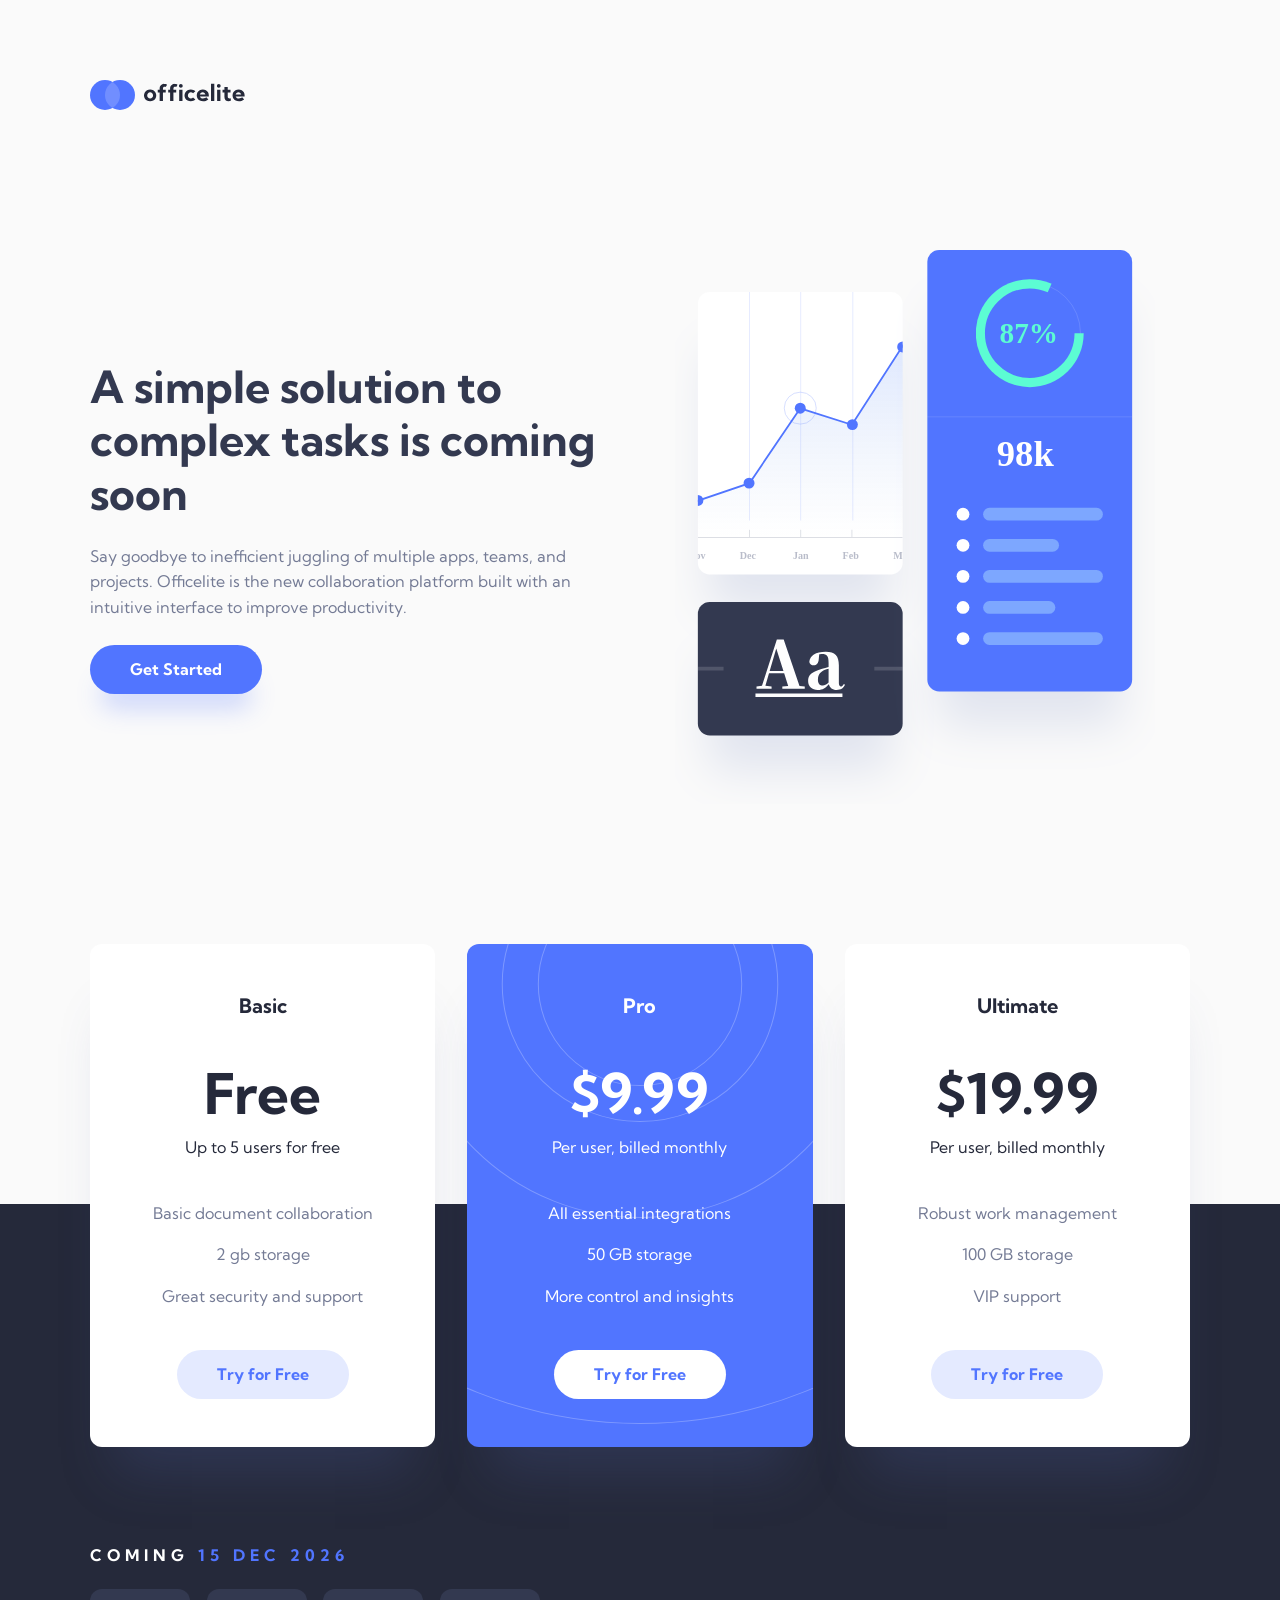
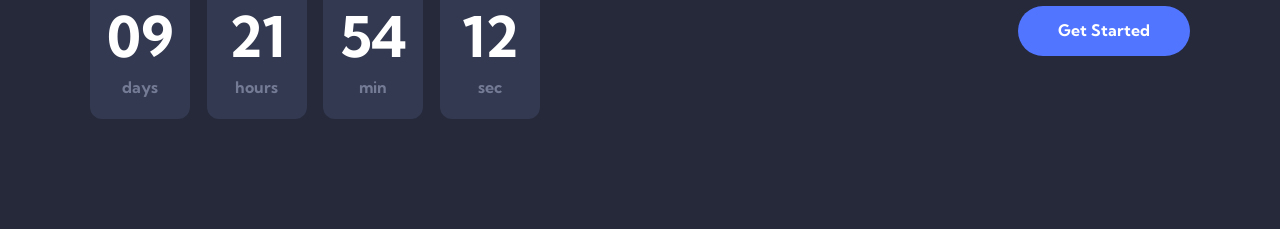
<file: index.html>
<!DOCTYPE html>
<html lang="en">
<head>
  <meta charset="UTF-8">
  <meta name="viewport" content="width=device-width, initial-scale=1.0">

  <link rel="icon" type="image/png" sizes="32x32" href="./assets/favicon-32x32.png">
  
  <title>Frontend Mentor | Officelite coming soon site</title>
  <link rel="stylesheet" href="./main.css">
</head>
<body>
  <header class="page_header">
    <div class="content header_content">
      <a href="index.html" class="home_link" aria-label="Home page">
        <img src="./assets/shared/logo.svg" alt="officelite logo" />
      </a>
    </div>
  </header>
  <main>
    <!-- CTA section with intro info -->
    <section class="cta_section">
      <div class="content">
        <div class="cta_grid">
          <!-- CTA text content -->
          <article class="cta_text_content">
            <h1 class="page_title">A simple solution to complex tasks is coming soon</h1>
            <p class="lead_text">Say goodbye to inefficient juggling of multiple apps, teams, and projects. Officelite is the new collaboration platform built with an intuitive interface to improve productivity.</p>
            <a href="sign-up.html" class="cta_link">get started</a>
          </article>
          <!-- Image cta -->
          <div class="cta_img_wrapper">
            <img src="./assets/home/illustration-charts.svg" alt="illustration of line chart and specs card" />
          </div>
        </div>
      </div>
    </section>
    <!-- Price cards section -->
    <section class="price_cards_section">
      <div class="content">
        <div class="price_cards_grid">
          <!-- CARD #1 -->
          <article class="price_card  card_white">
            <div>
              <h2 class="level">Basic</h2>
              <p class="price">free</p>
              <p class="card_lead">Up to 5 users for free</p>
          </div>
          <ul class="features">
              <li>Basic document collaboration</li>
              <li>2 gb storage</li>
              <li>Great security and support</li>
          </ul>
          <a href="sign-up.html" class="card_link">Try for Free <span class="sr_only">- Basic Plan</a>
          </article>
           <!-- CARD #2 -->
           <article class="price_card card_pro">
            <div>
              <h2 class="level">pro</h2>
              <p class="price">$9.99</p>
              <p class="card_lead">Per user, billed monthly</p>
          </div>
          <ul class="features">
              <li>All essential integrations</li>
              <li>50 GB storage</li>
              <li>More control and insights</li>
          </ul>
          <a href="sign-up.html" class="card_link">Try for Free <span class="sr_only">- Pro Plan</span></a>
          </article>
           <!-- CARD #3 -->
           <article class="price_card card_white">
            <div>
                <h2 class="level">ultimate</h2>
                <p class="price">$19.99</p>
                <p class="card_lead">Per user, billed monthly</p>
            </div>
            <ul class="features">
                <li>Robust work management</li>
                <li>100 GB storage</li>
                <li>VIP support</li>
            </ul>
            <a href="sign-up.html" class="card_link">Try for Free <span class="sr_only">- Ultimate Plan</span></a>
        </article>
        </div>
      </div>
    </section>
  </main> 
  <!-- FOOTER SECTION -->
  <footer class="page_footer">
    <div class="content">
        <div class="footer_grid">
            <!-- COUNTDOWN -->
              <div class="countdown_container">
                <p class="deadline deadline_main">coming <span class="deadline_date" id="deadline_date">11 nov 2024</span></p>
                <div class="countdown_timer">
                    <!-- HOURS -->
                    <div class="countdown">
                        <p class="time_value" id="days">47</p>
                        <p class="text_value">days</p>
                    </div>
                    <!-- DAYS -->
                    <div class="countdown">
                        <p class="time_value" id="hours">07</p>
                        <p class="text_value">hours</p>
                    </div>
                    <!-- MINs -->
                    <div class="countdown">
                        <p class="time_value" id="mins">56</p>
                        <p class="text_value">min</p>
                    </div>
                    <!-- SECs -->
                    <div class="countdown">
                        <p class="time_value" id="sec">14</p>
                        <p class="text_value">sec</p>
                    </div>
                </div>
              </div>
            <a href="sign-up.html" class="cta_link footer_link justify_self">get started</a>
        </div>
    </div>
</footer>
<div class="bg_element">
  <!-- <img src="./assets/home/bg-pattern-footer.svg" class="bg_circles" alt="" /> -->
</div>
<script type="module" src="./index.js"></script>
</body>
</html>
</file>
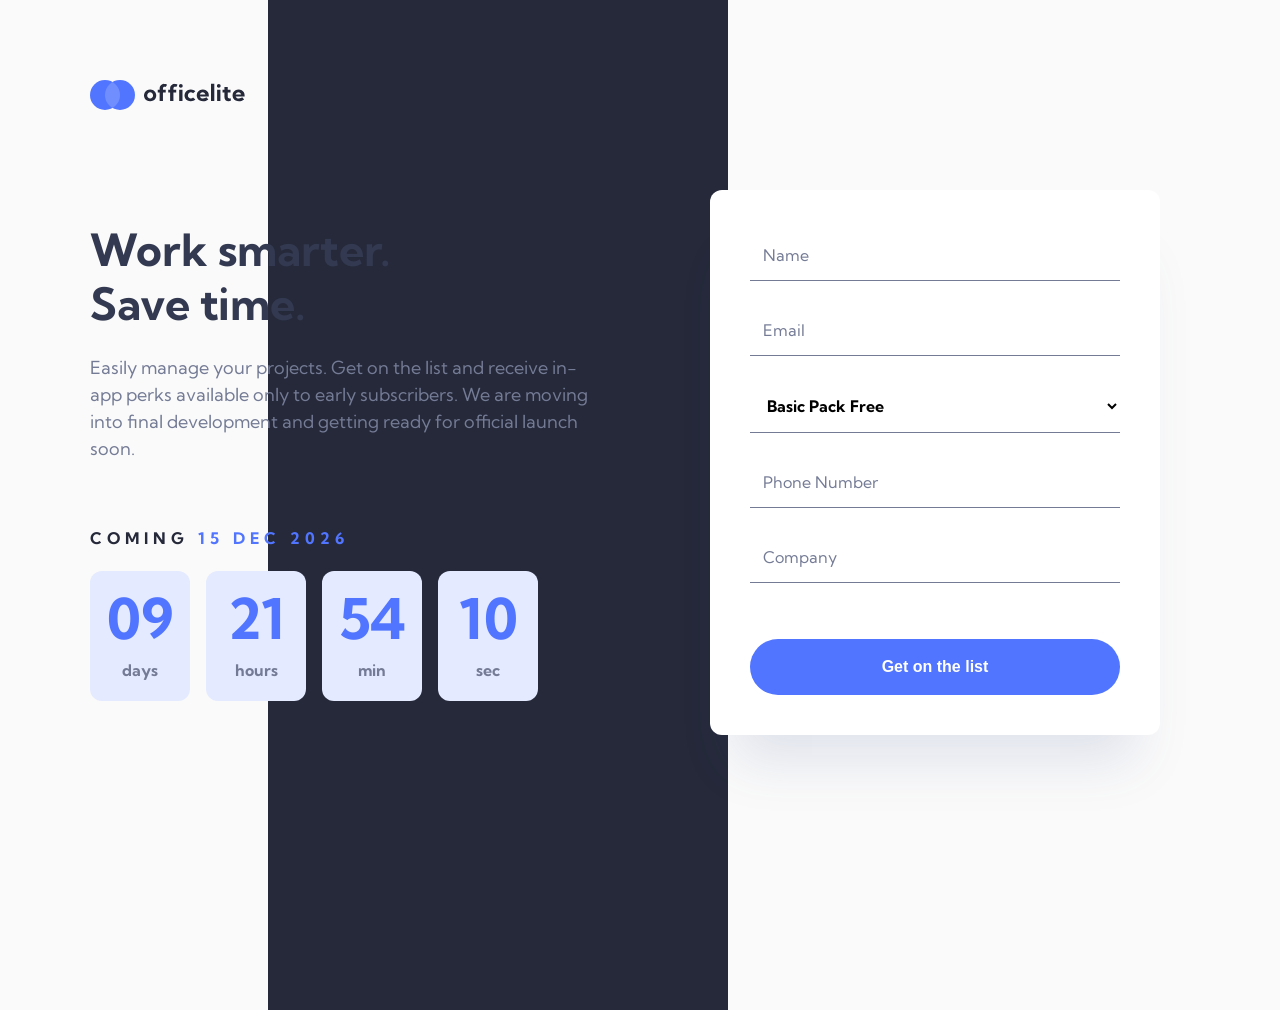
<file: sign-up.html>
<!DOCTYPE html>
<html lang="en">
<head>
  <meta charset="UTF-8">
  <meta name="viewport" content="width=device-width, initial-scale=1.0">

  <link rel="icon" type="image/png" sizes="32x32" href="./assets/favicon-32x32.png">
  <link rel="stylesheet" href="./main.css">
  <title>Frontend Mentor | Officelite coming soon site</title>
</head>
<body>
  <header class="inner_page_header">
    <div class="content header_content">
      <a href="index.html" class="home_link" aria-label="Home page">
        <img src="./assets/shared/logo.svg" alt="officelite logo" />
      </a>
    </div>
  </header>
  <main>
    <section class="signup_section">
      <div class="content">
        <!-- CTA text content -->
        <div class="signup_cta_grid">
          <article class="signup_cta_text_content">
            <h1 class="page_title signup_page_title"> Work smarter. Save time.</h1>
            <p class="lead_text_signup">Easily manage your projects. Get on the list and receive in-app perks available only to early subscribers. We are moving into final development and getting ready for official launch soon.</p>
            <!-- COUNTDOWN wrapper -->
            <div class="signup_countdown_container">
              <p class="deadline deadline_signup">coming <span class="deadline_date" id="deadline_date">11 nov 2024</span></p>
              <div class="countdown_timer_signup">
                  <!-- HOURS -->
                  <div class="countdown_signup">
                      <p class="time_value_signup" id="days">47</p>
                      <p class="text_value">days</p>
                  </div>
                  <!-- DAYS -->
                  <div class="countdown_signup">
                      <p class="time_value_signup" id="hours">07</p>
                      <p class="text_value">hours</p>
                  </div>
                  <!-- MINs -->
                  <div class="countdown_signup">
                      <p class="time_value_signup" id="mins">56</p>
                      <p class="text_value">min</p>
                  </div>
                  <!-- SECs -->
                  <div class="countdown_signup">
                      <p class="time_value_signup" id="sec">14</p>
                      <p class="text_value">sec</p>
                  </div>
              </div>
           </div>
          </article>
          <!-- FORM wrapper -->
          <div class="form_wrap">
            <form class="signup_form" id="signupForm">
                <div class="form_row">
                    <label for="fullName">Name</label>
                    <input type="text" class="form_input" id="fullName" placeholder="Name">
                    <span class="bar"></span>
                </div>
                <div class="form_row">
                    <label for="emailAddress">Email</label>
                    <input type="text" class="form_input" id="emailAddress" placeholder="Email" novalidate>
                </div>
                <div class="form_row">
                    <label for="planSelect">Choose a plan of subsription</label>
                    <select name="subscription_plan" id="planSelect">
                        <option value="free"><span class="basic">Basic Pack</span> Free</option>
                        <option value="pro">Pro</option>
                        <option value="ultimate">Ultimate</option>
                      </select>
                </div>
                <div class="form_row">
                    <label for="companyName">Telephone</label>
                    <input type="tel" class="form_input" id="phoneNumber" placeholder="Phone Number">
                </div>
                <div class="form_row">
                    <label for="companyName">Company</label>
                    <input type="text" class="form_input" id="companyName" placeholder="Company">
                </div>
                <p class="error"><img src="./assets/sign-up/icon-cross.svg" alt="cross icon on red background" /> <span>This is not valid email</span></p>
                <button type="submit" id="submitBtn" class="submit_btn">Get on the list</button>
            </form>
          </div>
        </div>
      </div>
    </section>
  </main>
  <div class="bg_element_signup">
    <!-- <img src="./assets/sign-up/bg-pattern-side.svg" class="bg_circles" alt="" /> -->
  </div>
  <script type="module" src="./signup.js"></script>
</body>
</html>
</file>
<file: main.css>
@import url('https://fonts.googleapis.com/css2?family=Kumbh+Sans:wght@100..900&display=swap');

:root {
    --neutral-900: #25293a;
    --neutral-800: #333950;
    --neutral-500: #747b95;
    --neutral-50: #fafafa;
    --neutral-0: #ffffff;
    --blue-500: #5175ff;
    --blue-300: #829cff;
    --blue-100: #e4eaff;
    --red-400: #F05b5b;
    --ff-primary: "Kumbh Sans", sans-serif;
    --br-12: 1.2rem;
    --br-full: 100vmax;
}

*,
*::before,
*::after {
    margin: 0;
    padding: 0;
    box-sizing: border-box;
}

html {
    font-size: 62.5%;
    font-family: var(--ff-primary);
}

body {
    font-size: 1.6rem;
    background-color: var(--neutral-50);
    position: relative;
}

img {
    display: block;
    width: 100%;
}

li {
    list-style-type: none;
}

a {
    text-decoration: none;
}

.sr_only {
    position: absolute;
    width: 1px;
    height: 1px;
    padding: 0;
    margin: -1px;
    overflow: hidden;
    clip: rect(0, 0, 0, 0);
    white-space: nowrap;
    border: 0;
}

.content {
    width: clamp(21rem, 90vw + 0rem, 110rem);
    /* width: 90vw;
    max-width: 111rem; */
    margin-inline: auto;
}

/* HEADER */
.page_header,
.inner_page_header {
    padding-block-start: 4rem;
}

.header_content {
    display: flex;
    justify-content: center;
}

.home_link img {
    max-width: 15.5rem;
}

/* CTA */
.cta_section {
    padding-block-start: 8rem;
}

.cta_grid {
    display: grid;
    grid-template-columns: 1fr;
    justify-content: center;
    justify-items: center;
    row-gap: 4.8rem;
}

.cta_text_content {
    order: 1;
    display: flex;
    flex-direction: column;
    align-items: center;
    gap: 2.4rem;
    text-align: center;
}

.page_title {
    /* font-size: clamp(3.2rem, 3.2rem + 8px, 5.6rem); */
    font-size: clamp(3.2rem, 3rem + 1.1307vw, 5.6rem);
    line-height: 120%;
    color: var(--neutral-800);
}

.lead_text {
    font-size: 1.6rem;
    line-height: 160%;
    color: var(--neutral-500);
}

.cta_link {
    background-color: var(--blue-500);
    border-radius: var(--br-full);
    padding: 1.2rem 4rem;
    color: var(--neutral-0);
    font-size: 1.6rem;
    font-weight: 700;
    text-transform: capitalize;
    line-height: 160%;
    box-shadow: 0 2.5rem 2.5rem -1rem rgba(81, 117, 255, 0.25);
}

.cta_link:hover {
    background-color: var(--blue-300);
}

.cta_link:focus {
    outline: 2px solid var(--blue-500);
    outline-offset: 2px;
}

.cta_img_wrapper img {
    width: 100%;
    max-width: 20rem;
}

.price_cards_section {
    padding-block-start: 8rem;
    position: relative;
}

.price_cards_grid {
    display: grid;
    grid-template-columns: 1fr;
    row-gap: 2.4rem;
}

.price_card {
    padding-inline: 2.4rem;
    padding-block: 4rem;
    border-radius: var(--br-12);
    text-align: center;
    box-shadow: 0 5rem 5rem -2.5rem rgba(75, 92, 154, .25);
}

.card_white {
    background-color: var(--neutral-0);
}

.level {
    font-size: 2rem;
    line-height: 140%;
    font-weight: 700;
    text-transform: capitalize;
    margin-bottom: 1.6rem;
}

.price {
    font-size: 5.6rem;
    font-weight: 700;
    line-height: 120%;
    text-transform: capitalize;
    margin-bottom: .8rem;
}

.card_lead {
    font-size: 1.6rem;
    line-height: 160%;
}

.card_white .level,
.card_white .price,
.card_white .card_lead {
    color: var(--neutral-900);
}

.features {
    margin-block: 4.8rem;
}

.features li {
    font-size: 1.6rem;
    line-height: 160%;
}

.features li:not(:last-child) {
    margin-bottom: 1.6rem;
}

.card_white .features li {
    color: var(--neutral-500);
}

.card_link {
    padding-inline: 4rem;
    padding-block: 1.2rem;
    border-radius: var(--br-full);
    font-size: 1.6rem;
    font-weight: 700;
    line-height: 160%;
}

.card_white .card_link {
    background-color: var(--blue-100);
    color: var(--blue-500);
}

.card_white .card_link:hover {
    background-color: var(--blue-500);
    color: var(--neutral-0);
}

.card_white .card_link:focus {
    outline: 2px solid var(--blue-500);
    outline-offset: 2px;
}

.card_pro {
    background-color: var(--blue-500);
    background-image: url("./assets/home/bg-pattern-pricing.svg");
    background-repeat: no-repeat;
    background-position: center -40rem;
    color: var(--neutral-0);
}

.card_pro .card_link {
    background-color: var(--neutral-0);
    color: var(--blue-500);
}

.card_pro .card_link:hover {
    background-color: var(--neutral-50);
}

.card_pro .card_link:focus{
    outline: 2px solid var(--neutral-0);
    outline-offset: 2px;
}

.page_footer {
    padding-block-start: 8rem;
    padding-block-end: 4.8rem;
}

.footer_grid {
    display: grid;
    grid-template-columns: 1fr;
    row-gap: 4.8rem;
    justify-content: center;
}

.deadline {
    text-transform: uppercase;
    text-align: center;
    font-size: 1.6rem;
    font-weight: 700;
    line-height: 160%;
    letter-spacing: 5px;
    color: var(--neutral-0);
    margin-bottom: 2rem;
}

.deadline_date {
    color: var(--blue-500);
}

.countdown_timer {
    display: grid;
    grid-template-columns: repeat(4, 1fr);
    column-gap: 1rem;
    justify-content: center; 
    width: 100%;
    /* width: clamp(335px, 335px + 0rem, 450px); */
    width: clamp(320px, calc(272.727px + 14.773vw), 450px);
    margin-inline: auto;
}

.countdown {
    padding: 1.2rem;
    width: 7.4rem;
    height: 11rem;
    background-color: var(--neutral-800);
    border-radius: var(--br-12);
    font-weight: 700;
    text-align: center;
}

.time_value {
    color: var(--neutral-0);
    font-size: 4rem;
    line-height: 120%;
    margin-bottom: .5rem;
}

.text_value {
    color: var(--neutral-500);
    font-size: 1.6rem;
    line-height: 160%;
}

.justify_self {
    justify-self: center;
}

.footer_link {
    box-shadow: none;
}

.bg_element {
    position: absolute;
    background-color: var(--neutral-900);
    width: 100vw;
    max-width: 144rem;
    margin-inline: auto;
    height: 120rem;
    overflow: hidden;
    z-index: -1;
    bottom: 0;
    left: 50%;
    transform: translateX(-50%);
}

/* *************** SIGNUP PAGE ***************** */
.signup_section {
    padding-block: 8rem 6.4rem;
    position: relative;
}

.signup_cta_grid {
    display: grid;
    grid-template-columns: 1fr;
    row-gap: 8rem;
}

.signup_cta_text_content {
    display: flex;
    flex-direction: column;
    gap: 2.4rem;
    align-items: center;
}

.signup_page_title {
    font-size: clamp(3.2rem, 3rem + 1.1307vw, 5.6rem);
    width: 14ch;
    text-align: center;
}

.lead_text_signup {
    font-size: 1.8rem;
    line-height: 150%;
    color: var(--neutral-500);
    text-align: center;
}

/* COUNTDOWN */
.signup_countdown_container {
    margin-block-start: 4rem;
}

.deadline_signup {
    color: var(--neutral-900);
}

.countdown_timer_signup {
    display: grid;
    grid-template-columns: repeat(4, 1fr);
    column-gap: 1rem;
    width: 100%;
}

.countdown_signup {
    padding: 1.2rem;
    width: 7.4rem;
    height: 11rem;
    background-color: var(--blue-100);
    border-radius: var(--br-12);
    font-weight: 700;
    text-align: center;
}

.time_value_signup {
    color: var(--blue-500);
    font-size: 4rem;
    line-height: 120%;
    margin-bottom: .5rem;
}

/* FORM */
.signup_form {
    width: 100%;
    max-width: 45rem;
    background-color: var(--neutral-0);
    border-radius: var(--br-12);
    padding: 4rem 2rem;
    box-shadow: 0 5rem 5rem -2.5rem rgba(75, 92, 154, .15);
    margin-inline: auto;
}

.form_row {
    display: flex;
    flex-direction: column;
    margin-bottom: 2.4rem;
}

.form_row:last-of-type {
    margin-bottom: 1.2rem;
}

label {
    position: absolute;
    width: 1px; height: 1px;
    padding: 0; margin: -1px;
    overflow: hidden;
    clip: rect(0, 0, 0, 0);
    white-space: nowrap;
    border: 0;
}

.form_input {
    width: 100%;
    padding: 1.5rem 1.25rem;
    border: none;
    border-bottom: 1px solid var(--neutral-500);
    font-family: inherit;
    font-size: 1.6rem;
    color: var(--dark);
    /* border: 1px solid hotpink; */
}

::placeholder {
    font-family: inherit;
    font-size: 1.6rem;
    color: var(--neutral-500);
}

.form_input:hover {
    cursor: pointer;
    border-color: var(--blue-500);
}

.form_input:focus {
    outline: 2px solid var(--blue-500);
    outline-offset: 2px;
}

select {
    border: none;
    background-color: transparent;
    border-bottom: 1px solid var(--neutral-500);
    padding: 1.5rem 1.25rem;
    font-family: inherit;
    color: var(--dark);
    font-size: 1.6rem;
    font-weight: 700;
    width: 100%;
}

option {
    font-size: 1.6rem;
}

select:hover {
    border-color: var(--blue-500);
}

select:focus {
    outline: 2px solid var(--blue-500);
    outline-offset: 2px;
}

.basic {
    font-weight: 700;
    color: var(--neutral-800);
}

.submit_btn {
    display: block;
    width: 100%;
    background-color: var(--blue-500);
    color: var(--neutral-0);
    font-weight: 700;
    font-size: 1.6rem;
    line-height: 160%;
    padding: 1.5rem 4rem;
    border-radius: var(--br-full);
    border: none;
    margin-top: 2.4rem;
}

.submit_btn:hover {
    background-color: var(--blue-300);
}

.submit_btn:focus {
    outline: 2px solid var(--blue-500);
    outline-offset: 2px;
}

.error {
    display: flex;
    align-items: center;
    gap: 1rem;
    color: var(--red-400);
    font-size: 1.4rem;
    font-weight: 700;
    opacity: 0;
    visibility: hidden;

    img {
        width: 2rem;
        height: 2rem;
    }
}

.error.show {
    opacity: 1;
    visibility: visible;
}

.form_input.err {
    outline: 2px solid var(--red-400);
    outline-offset: 2px;
}

.bg_element_signup {
    position: absolute;
    background-color: var(--neutral-900);
    width: 100vw;
    max-width: 76rem;
    margin-inline: auto;
    height: 31rem;
    overflow: hidden;
    z-index: -1;
    bottom: 0;
    left: 50%;
    transform: translateX(-50%);
}

@media screen and (min-width: 50rem) {
    .page_header,
    .inner_page_header {
        padding-block-start: 8rem;
}

    .header_content {
        display: flex;
        justify-content: start;
    }

    .cta_section {
        padding-block-start: 11.2rem;
    }
    
    .cta_grid {
        grid-template-columns: 1.1fr 1fr;
        justify-content: start;
        justify-items: start;
        align-items: center;
        row-gap: 0;
        column-gap: 6rem;
    }
    
    .cta_text_content {
        order: 0;
        align-items: start;
        text-align: start;
    }

    .cta_img_wrapper img {
        width: 100%;
        max-width: 28rem;
    }

    .price_cards_section {
        padding-block-start: 11.2rem;
    }

    .price_cards_grid {
        justify-items: center;
    }

    .price_card {
        position: relative;
        padding-inline: 4.8rem;
        padding-block: 4.8rem;
        text-align: left;
        display: grid;
        grid-template-columns: 1.5fr 1fr;
        grid-template-rows: auto;
        row-gap: 2.4rem;
        justify-items: start;
        align-items: center;
        width: 100%;
        max-width: 76rem;
    }

    .features {
        text-align: left;
        grid-column: 2/-1;
        grid-row: 1/3;
        align-self: center;
        margin-block: 0;
    }

    .card_pro {
        background-position: -35rem center;
    }

    .page_footer {
        padding-block-start: 9.6rem;
        padding-block-end: 11rem;
    }

    .footer_grid {
        justify-items: center;
    }

    .countdown_timer {
        column-gap: 1.6rem;
    }
    
    .countdown {
        padding: 1.4rem;
        width: 10rem;
        height: 13rem;
    }

    .time_value {
        font-size: 5.6rem;
        line-height: 120%;
        margin-bottom: .5rem;
    }
    
    .justify_self {
        justify-self: center;
    }

    .bg_element {
        height: 94rem;
    }

    /* SIGNUP PAGE */
    .signup_section {
        padding-block: 8rem 12rem;
    }

    .signup_page_title {
        font-size: clamp(3.2rem, 3rem + 1.1307vw, 5.6rem);
        width: initial;
        text-align: center;
    }
    
    .lead_text_signup {
        width: 51ch;
    }

    .countdown_timer_signup {
        column-gap: 1.6rem;
    }
    
    .countdown_signup {
        padding: 1.4rem;
        width: 10rem;
        height: 13rem;
    }
    
    .time_value_signup {
        font-size: 5.6rem;
    }

    .signup_form {
        margin-inline: auto;
    }

    .bg_element_signup {
        height: 47rem;
    }
}

@media screen and (min-width: 70rem) {
    .cta_section {
        padding-block-start: 14rem;
    }

    .cta_grid {
        grid-template-columns: 1fr 1fr;
        column-gap: 7rem;
    }

    .cta_img_wrapper img {
        max-width: 48rem;
    }

    .price_cards_section {
        padding-block-start: 14rem;
    }

    .price_cards_grid {
        grid-template-columns: 1fr 1fr 1fr;
        row-gap: 0;
        column-gap: 3.2rem;
        justify-items: center;
    }

    .price_card {
        text-align: center;
        padding-inline: 4.8rem;
        padding-block: 4.8rem;
        grid-template-columns: 1fr;
        grid-template-rows: auto;
        row-gap: 0;
        justify-items: center;
        align-items: start;
    }

    .level {
        margin-bottom: 4rem;
    }

    .features {
        text-align: center;
        grid-column: initial;
        grid-row: initial;
        align-self: start;
        margin-block: 4rem;
    }

    .card_pro {
        background-position: center -40rem;
    }

    .footer_grid {
        display: grid;
        grid-template-columns: 1fr 1fr;
        row-gap: 0;
        justify-items: start;
    }

    .deadline {
        text-align: start;
    }

    .justify_self {
        justify-self: end;
        align-self: center;
    }

    .bg_element {
        height: 62.5rem;
    }

    /* SIGNUP PAGE */
    .signup_section {
        height: 100vh;
    }
    .signup_cta_grid {
        display: grid;
        grid-template-columns: 1fr 1fr;
        row-gap: 0;
        column-gap: 11rem;
        align-items: center;
    }

    .signup_cta_text_content {
        display: flex;
        flex-direction: column;
        gap: 2.4rem;
        align-items: start;
    }
    
    .signup_page_title {
        font-size: clamp(3.2rem, 3rem + 1.1307vw, 5.6rem);
        width: 14ch;
        text-align: left;
    }
    
    .lead_text_signup {
        font-size: 1.8rem;
        line-height: 150%;
        color: var(--neutral-500);
        text-align: left;
    }

    .signup_form {
        margin-inline: initial;
    }

    .signup_form {
        padding: 4rem 4rem;
    }

    .bg_element_signup {
        max-width: 46rem;
        margin-inline: auto;
        height: 100%;
        bottom: 0;
        left: initial;
        right: 0;
        transform: translateX(-120%);
    }
}
</file>
